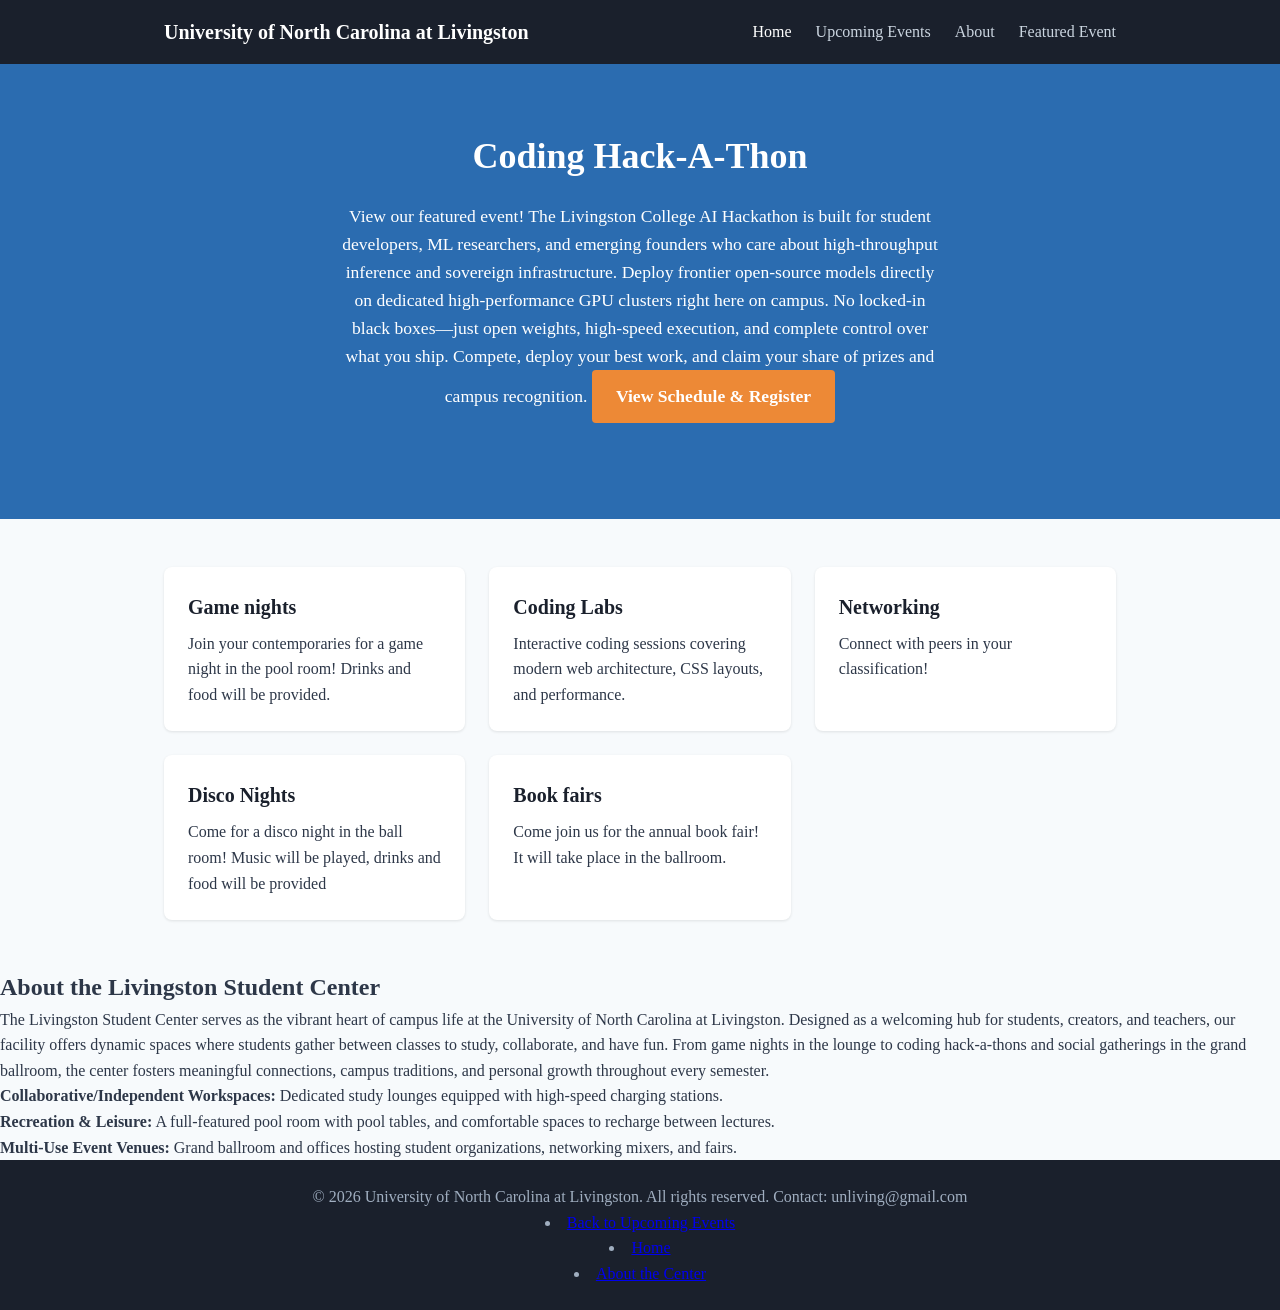
<file: index.html>
<!DOCTYPE html>
<html lang="en">

<head>
    <meta charset="UTF-8">
    <meta name="viewport" content="width=device-width, initial-scale=1.0">
    <title>University of North Carolina at Livingston| Home</title>
    <link rel="stylesheet" href="style.css">
</head>

<body>
    <header>
        <nav class="navbar">
            <div class="logo">University of North Carolina at Livingston</div>
            <ul class="nav-links">
                <li><a href="index.html" class="active">Home</a></li>
                <li><a href="event.html">Upcoming Events</a></li>
                <li><a href="#about" class="nav-link">About</a></li>
                <li><a href="event.html" class="nav-link">Featured Event</a></li>
            </ul>
        </nav>
    </header>

    <main>
        <section class="hero">
            <h1>Coding Hack-A-Thon</h1>
            <p>View our featured event!
                The Livingston College AI Hackathon is built for student developers, ML researchers, and emerging
                founders who care about high-throughput inference and sovereign infrastructure.
                Deploy frontier open-source models directly on dedicated high-performance GPU clusters right here on
                campus.
                No locked-in black boxes—just open weights, high-speed execution, and complete control over what you
                ship.
                Compete, deploy your best work, and claim your share of prizes and campus recognition.
                <a href="event.html" class="cta-button">View Schedule & Register</a>
        </section>


        <section class="events">
            <article class="card">
                <h2>Game nights</h2>
                <p>Join your contemporaries for a game night in the pool room! Drinks and food will be provided.</p>
            </article>
            <article class="card">
                <h2>Coding Labs</h2>
                <p>Interactive coding sessions covering modern web architecture, CSS layouts, and performance.</p>
            </article>
            <article class="card">
                <h2>Networking</h2>
                <p>Connect with peers in your classification!</p>
            </article>
            <article class="card">
                <h2>Disco Nights</h2>
                <p>Come for a disco night in the ball room! Music will be played, drinks and food will be provided </p>
            </article>
            <article class="card">
                <h2>Book fairs</h2>
                <p>Come join us for the annual book fair! It will take place in the ballroom.</p>
            </article>
        </section>


        <section id="about" class="about">
            <h2>About the Livingston Student Center</h2>
            <p>
                The Livingston Student Center serves as the vibrant heart of campus life at the University of North
                Carolina at Livingston.
                Designed as a welcoming hub for students, creators, and teachers, our facility offers dynamic spaces
                where students gather between classes to study, collaborate, and have fun.
                From game nights in the lounge to coding hack-a-thons and social gatherings in the grand ballroom, the
                center fosters meaningful connections, campus traditions, and personal growth throughout every semester.
            </p>
            <ul>
                <li><strong>Collaborative/Independent Workspaces:</strong> Dedicated study lounges equipped with
                    high-speed charging stations.</li>
                <li><strong>Recreation &amp; Leisure:</strong> A full-featured pool room with pool tables, and
                    comfortable spaces to recharge between lectures.</li>
                <li><strong>Multi-Use Event Venues:</strong> Grand ballroom and offices hosting student organizations,
                    networking mixers, and fairs.</li>
            </ul>
        </section>
    </main>
    <footer>
        <p>&copy; 2026 University of North Carolina at Livingston. All rights reserved.
            Contact: unliving@gmail.com
            <li><a href="index.html#events"> Back to Upcoming Events</a></li>
            <li><a href="index.html">Home</a></li>
            <li><a href="index.html#about">About the Center</a></li>
            </ul>
            </div>
            </div>
        </p>
    </footer>
</body>

</html>
</file>
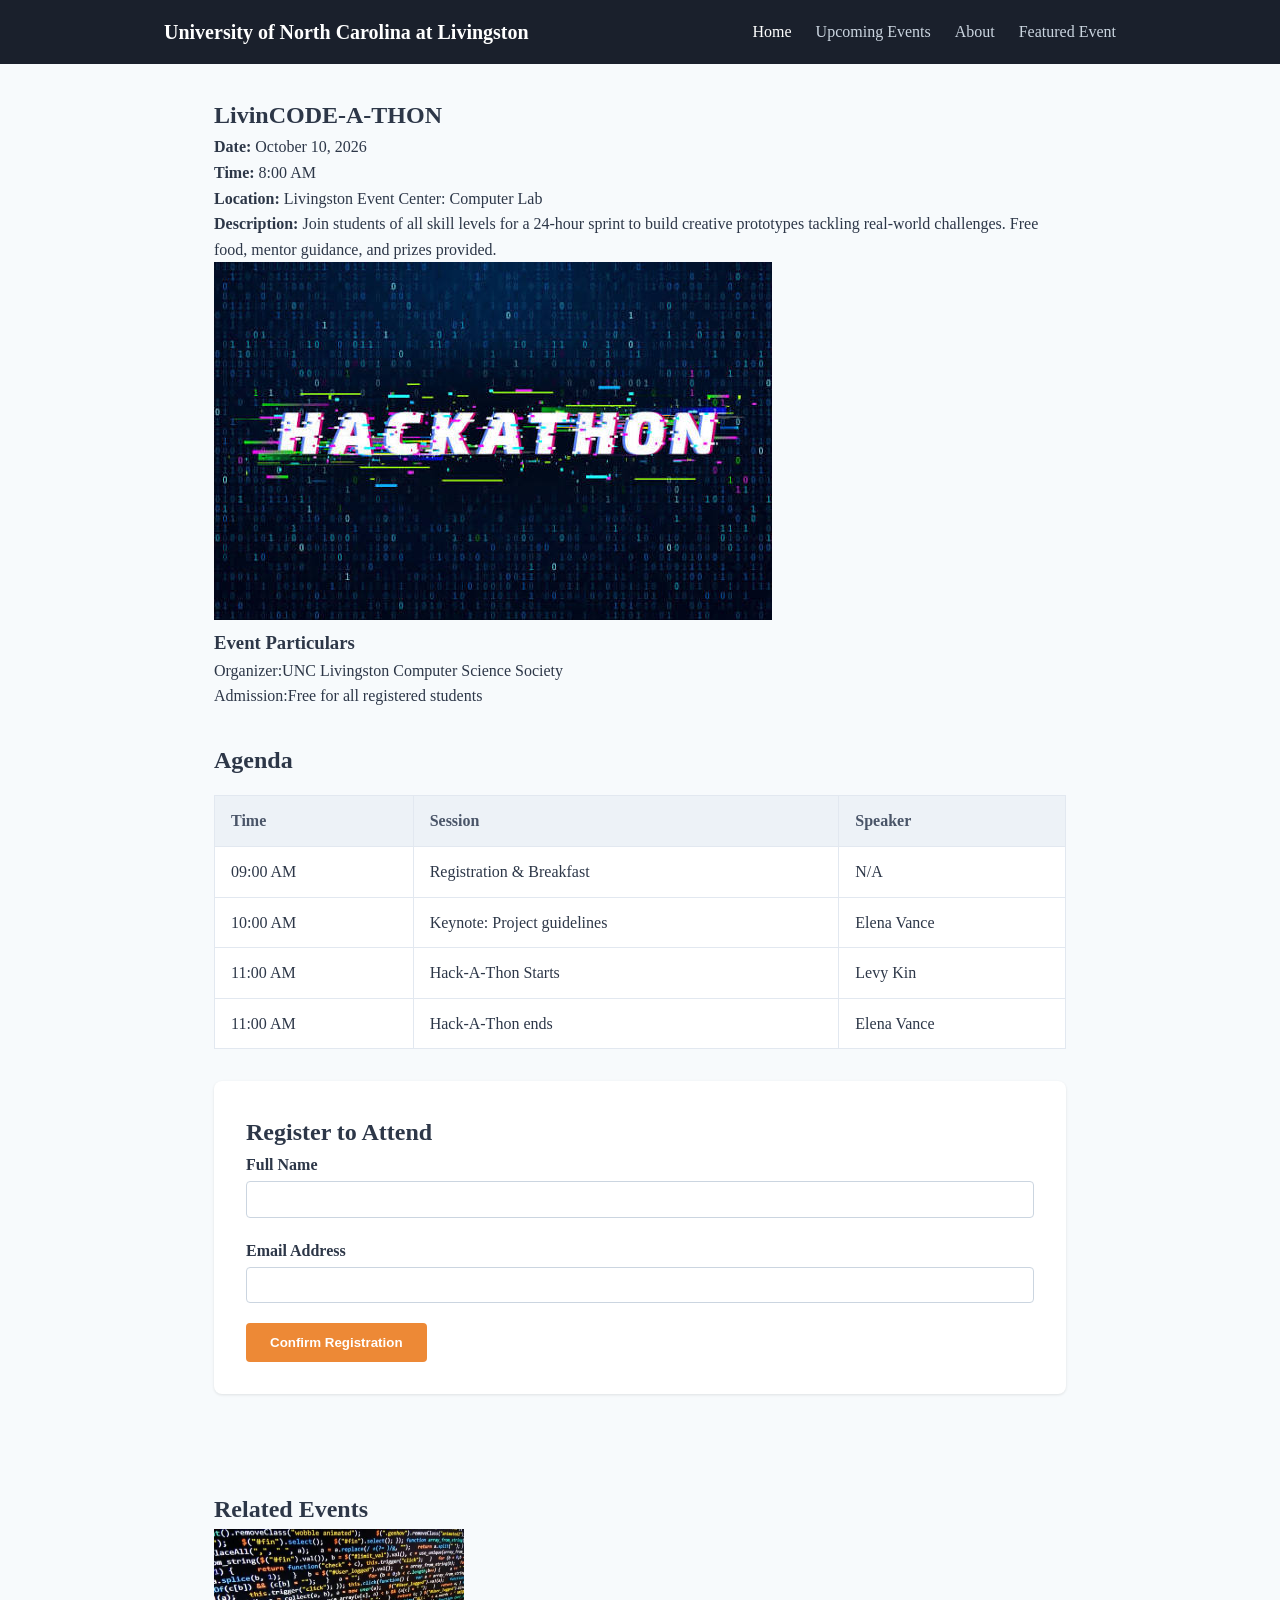
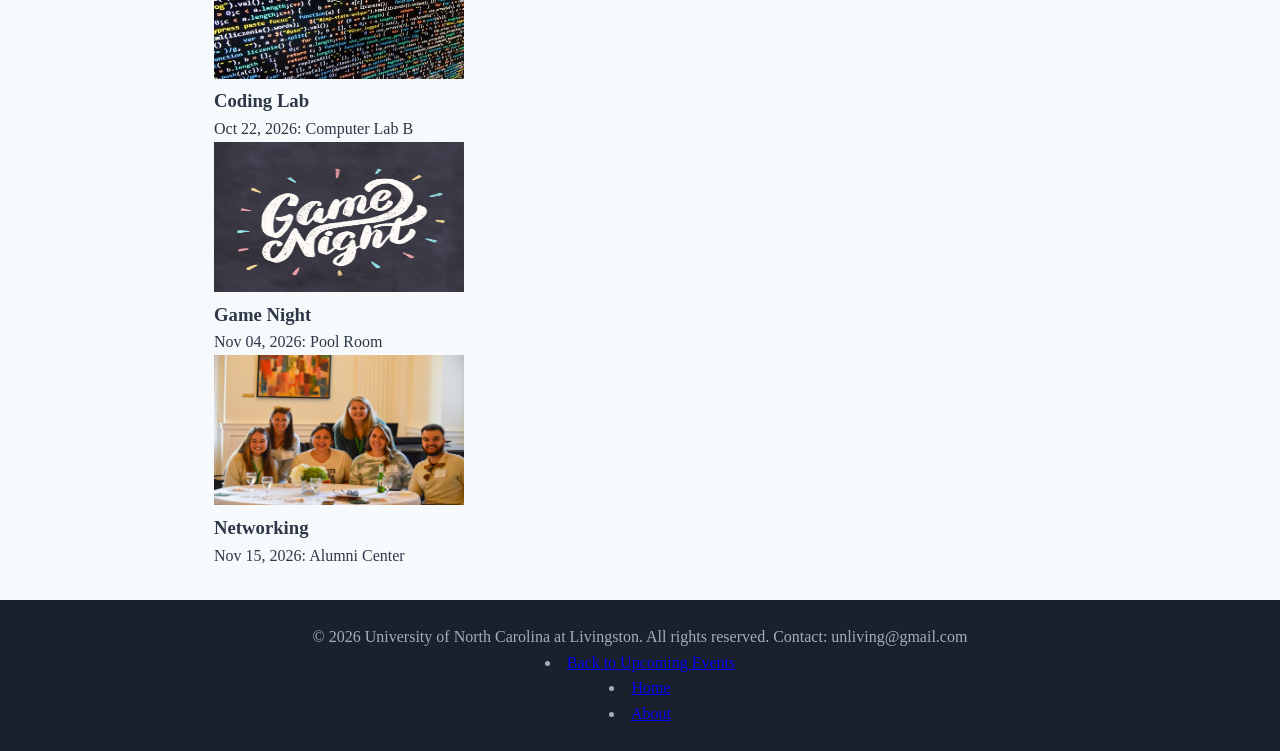
<file: event.html>
<!DOCTYPE html>
<html lang="en">

<head>
    <meta charset="UTF-8">
    <meta name="viewport" content="width=device-width, initial-scale=1.0">
    <title>University of North Carolina at Livingston| Home</title>
    <link rel="stylesheet" href="style.css">
</head>

<body>
    <header>
        <nav class="navbar">
            <div class="logo">University of North Carolina at Livingston</div>
            <ul class="nav-links">
                <li><a href="index.html" class="active">Home</a></li>
                <li><a href="event.html">Upcoming Events</a></li>
                <li><a href="index.html#about" class="nav-link">About</a></li>
                <li><a href="event.html" class="nav-link">Featured Event</a></li>
                <link rel="icon" type="image/png" href="images/favicon.png">
            </ul>
        </nav>
    </header>

    <main class="container">
        <section class="event-introduction">
            <h1>LivinCODE-A-THON</h1>
            <p><strong>Date:</strong> October 10, 2026</p>
            <p><strong>Time:</strong> 8:00 AM</p>
            <p><strong>Location:</strong> Livingston Event Center: Computer Lab</p>
            <p><strong>Description: </strong>Join students of all skill levels for a 24-hour sprint to build creative
                prototypes tackling real-world challenges.
                Free food, mentor guidance, and prizes provided.</p>
            <img src="images/hackathon.jpg" alt="Hackathon">

        </section>

        <aside class="sidebar-column">
            <div class="sidebar-card">
                <h3>Event Particulars</h3>
                <dl class="details-list">
                    <dt>Organizer:UNC Livingston Computer Science Society </dt>
            </div>
            <div class="detail-item">
                <dt>Admission:Free for all registered students </dt>
            </div>
            </dl>
            <section class="schedule-section">
                <h2>Agenda</h2>
                <table class="schedule-table">
                    <thead>
                        <tr>
                            <th>Time</th>
                            <th>Session</th>
                            <th>Speaker</th>
                        </tr>
                    </thead>
                    <tbody>
                        <tr>
                            <td>09:00 AM</td>
                            <td>Registration & Breakfast</td>
                            <td>N/A</td>
                        </tr>
                        <tr>
                            <td>10:00 AM</td>
                            <td>Keynote: Project guidelines </td>
                            <td>Elena Vance</td>
                        </tr>
                        <tr>
                            <td>11:00 AM</td>
                            <td>Hack-A-Thon Starts</td>
                            <td>Levy Kin</td>
                        </tr>
                        <tr>
                            <td>11:00 AM</td>
                            <td>Hack-A-Thon ends</td>
                            <td>Elena Vance</td>
                        </tr>
                    </tbody>
                </table>
            </section>

            <section class="registration-section">
                <h2>Register to Attend</h2>
                <form class="event-form" action="#" method="post">
                    <div class="form-group">
                        <label for="fullName">Full Name</label>
                        <input type="text" id="fullName" name="fullName" required>
                    </div>
                    <div class="form-group">
                        <label for="email">Email Address</label>
                        <input type="email" id="email" name="email" required>
                    </div>
                    <button type="submit" class="cta-button">Confirm Registration</button>
                </form>
            </section>
    </main>
    <section class="related-events-section">
        <div class="container">
            <h2>Related Events</h2>
            <div class="related-events-wrapper">

                <article class="compact-card">
                    <img src="images/coding.jpg" alt="Coding labs" width="250" height="150">
                    <div class=" compact-body">
                        <span class="badge category-web"></span>
                        <h3>Coding Lab</h3>
                        <p><time datetime="2026-10-22">Oct 22, 2026</time>: Computer Lab B</p>
                </article>
                <article class="compact-card">
                    <img src="images/gamenight.jpg" alt="Game Night"  width="250" height="150">
                    <div class="compact-body">
                        <h3>Game Night</h3>
                        <p><time datetime="2026-11-04">Nov 04, 2026</time>: Pool Room</p>
                    </div>
                </article>

                <article class="compact-card">
                    <img src="images/assignment2.alumni.jpg" alt="Alumni and students networking" width="250" height="150">
                    <div class="compact-body">
                        <h3>Networking</h3>
                        <p><time datetime="2026-11-15">Nov 15, 2026</time>: Alumni Center</p>
                    </div>
                </article>

            </div>
        </div>
    </section>
    </main>
    <footer>
        <p>&copy; 2026 University of North Carolina at Livingston. All rights reserved.
            Contact: unliving@gmail.com</p>
        <li><a href="index.html#events"> Back to Upcoming Events</a></li>
        <li><a href="index.html">Home</a></li>
        <li><a href="index.html#about">About</a></li>
        </ul>
        </div>
        </div>
    </footer>
    </footer>
</body>

</html>
</file>
<file: style.css>
* {
    margin: 0;
    padding: 0;
    box-sizing: border-box;
}

body {
    font-family: Cambria, Cochin, Georgia, Times, 'Times New Roman', serif;
    line-height: 1.6;
    color: #2d3748;
    background-color: #f7fafc;
    display: flex;
    flex-direction: column;
    min-height: 100vh;
}

/* Navigation */
header {
    background-color: #1a202c;
}

.navbar {
    max-width: 1000px;
    margin: 0 auto;
    display: flex;
    justify-content: space-between;
    align-items: center;
    padding: 1rem 1.5rem;
}

.logo {
    color: #ffffff;
    font-weight: 700;
    font-size: 1.25rem;
}

.nav-links {
    list-style: none;
    display: flex;
    gap: 1.5rem;
}

.nav-links a {
    color: #cbd5e0;
    text-decoration: none;
    font-weight: 500;
}

.nav-links a:hover,
.nav-links a.active {
    color: #ffffff;
}

/* Main*/
main {
    flex: 1;
}

.container {
    max-width: 900px;
    margin: 2rem auto;
    padding: 0 1.5rem;
}

/* Hero Section */
.hero {
    background-color: #2b6cb0;
    color: #ffffff;
    text-align: center;
    padding: 4rem 1.5rem;
}

.hero h1 {
    font-size: 2.25rem;
    margin-bottom: 1rem;
}

.hero p {
    font-size: 1.1rem;
    max-width: 600px;
    margin: 0 auto 2rem;
}

.cta-button {
    display: inline-block;
    background-color: #ed8936;
    color: #ffffff;
    padding: 0.75rem 1.5rem;
    border-radius: 4px;
    text-decoration: none;
    font-weight: 600;
    border: none;
    cursor: pointer;
}

.cta-button:hover {
    background-color: #dd6b20;
}

/* Cards */
.events {
    max-width: 1000px;
    margin: 3rem auto;
    padding: 0 1.5rem;
    display: grid;
    grid-template-columns: repeat(auto-fit, minmax(250px, 1fr));
    gap: 1.5rem;
}

.card {
    background: #ffffff;
    padding: 1.5rem;
    border-radius: 8px;
    box-shadow: 0 1px 3px rgba(0, 0, 0, 0.1);
}

.card h2 {
    font-size: 1.25rem;
    margin-bottom: 0.5rem;
    color: #1a202c;
}

/* Table */
.schedule-section {
    margin: 2rem 0;
}

.schedule-table {
    width: 100%;
    border-collapse: collapse;
    margin-top: 1rem;
    background: #ffffff;
}

.schedule-table th,
.schedule-table td {
    border: 1px solid #e2e8f0;
    padding: 0.75rem 1rem;
    text-align: left;
}

.schedule-table th {
    background-color: #edf2f7;
    color: #4a5568;
}

/* Form */
.registration-section {
    background: #ffffff;
    padding: 2rem;
    border-radius: 8px;
    margin-bottom: 2rem;
    box-shadow: 0 1px 3px rgba(0, 0, 0, 0.1);
}

.form-group {
    margin-bottom: 1.25rem;
}

.form-group label {
    display: block;
    font-weight: 600;
    margin-bottom: 0.25rem;
}

.form-group input,
.form-group select {
    width: 100%;
    padding: 0.6rem;
    border: 1px solid #cbd5e0;
    border-radius: 4px;
}

/* Footer */
footer {
    background-color: #1a202c;
    color: #a0aec0;
    text-align: center;
    padding: 1.5rem;
    margin-top: auto;
}
</file>
